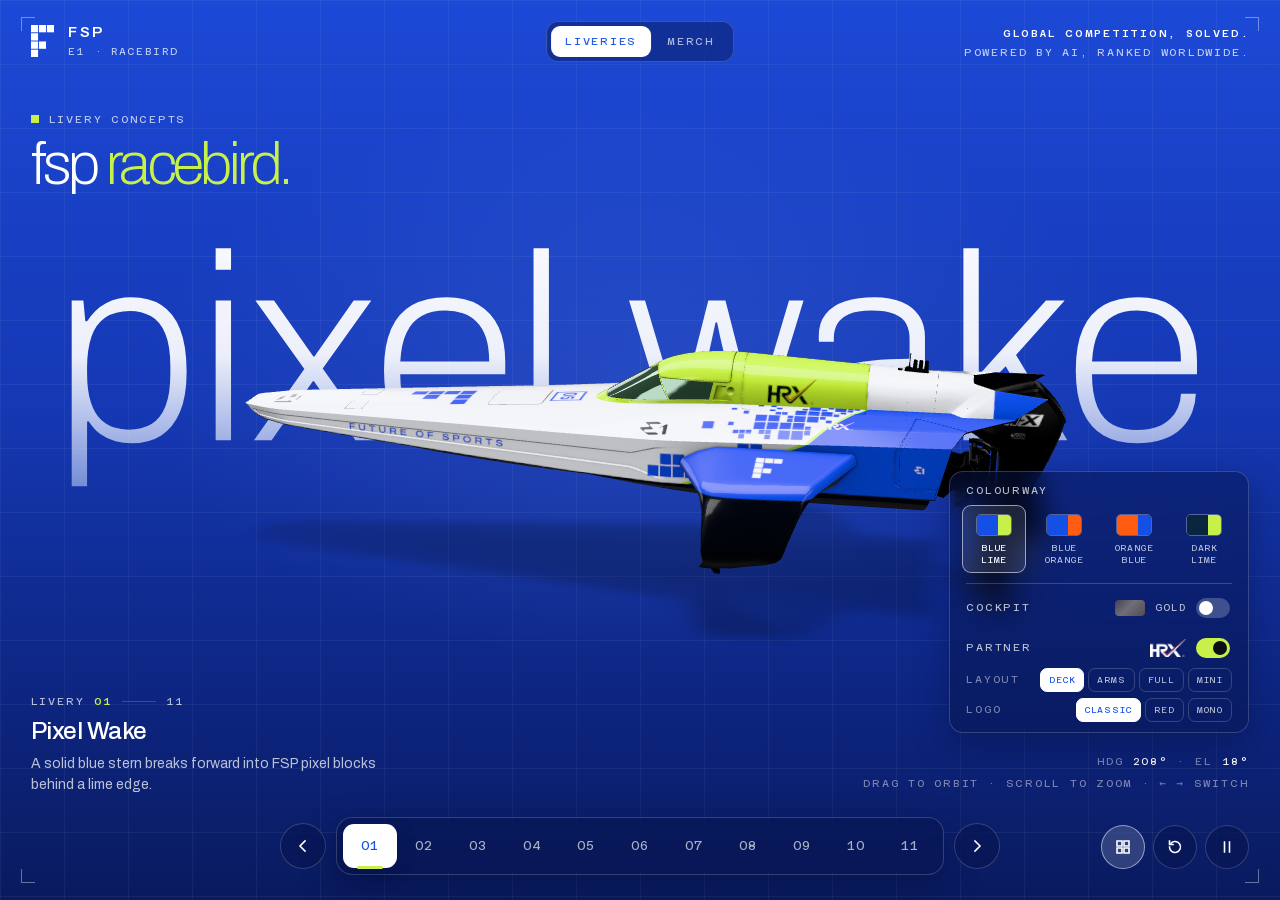
<file: index.html>
<!DOCTYPE html>
<html lang="en">
<head>
<meta charset="utf-8" />
<meta name="viewport" content="width=device-width, initial-scale=1, viewport-fit=cover" />
<meta http-equiv="Cache-Control" content="no-store" />
<meta name="theme-color" content="#1538b4" />
<title>FSP · RaceBird Liveries</title>
<meta name="description" content="FSP livery concepts for the E1 RaceBird: eleven liveries from Pixel Wake to Pixel Print, with colourways, a gold cockpit and the HRX partner logo." />
<link rel="icon" type="image/svg+xml" href="data:image/svg+xml,%3Csvg xmlns='http://www.w3.org/2000/svg' viewBox='-1 0 8.75 8.75' fill='%231450e6'%3E%3Crect width='2' height='2'/%3E%3Crect x='2.25' width='2' height='2'/%3E%3Crect x='4.5' width='2' height='2'/%3E%3Crect y='2.25' width='2' height='2'/%3E%3Crect y='4.5' width='2' height='2'/%3E%3Crect x='2.25' y='4.5' width='2' height='2'/%3E%3Crect y='6.75' width='2' height='2'/%3E%3C/svg%3E" />
<link rel="preload" href="./fonts/Archivo-variable.woff2" as="font" type="font/woff2" crossorigin />
<script type="module" src="./model-viewer.min.js"></script>
<link rel="stylesheet" href="./hud.css?v=4" />
</head>
<body>

<!-- Layer 0: text and HUD, behind the boat -->
<div class="backdrop">
  <div class="frame" aria-hidden="true"><i></i><i></i><i></i><i></i><b></b></div>

  <div class="brand">
    <img src="./images/fsp-f-white.svg" alt="FSP" />
    <div>
      <div class="t1">FSP</div>
      <div class="t2 mono">E1 · RaceBird</div>
    </div>
  </div>
  <div class="tag mono"><b>Global competition, solved.</b><br />Powered by AI, ranked worldwide.</div>

  <div class="intro">
    <span class="kicker mono">Livery concepts</span>
    <h1>fsp <span class="accent">racebird.</span></h1>
  </div>

  <div class="word" id="word" aria-hidden="true"><span id="wordText"></span></div>

  <div class="info" id="info" aria-live="polite">
    <div class="count mono"><span>Livery</span><b id="infoNum">01</b><i></i><span id="infoAll">05</span></div>
    <div class="name" id="infoName"></div>
    <p class="desc" id="infoDesc"></p>
  </div>

  <div class="readout mono" aria-hidden="true">
    <div>HDG <b id="hdg">000°</b> · EL <b id="elv">00°</b></div>
    <div>Drag to orbit · Scroll to zoom · ← → switch</div>
  </div>
</div>

<!-- Layer 1: the boat -->
<model-viewer id="mv" src="./racebird.glb?v=10" alt="FSP RaceBird"
  camera-controls touch-action="none" interaction-prompt="none"
  auto-rotate auto-rotate-delay="0" rotation-per-second="14deg"
  shadow-intensity="1" shadow-softness="0.45" exposure="0.82" tone-mapping="commerce"
  environment-image="./env/studio.hdr"
  camera-orbit="45deg 72deg 110%" min-field-of-view="6deg" max-field-of-view="40deg"></model-viewer>

<!-- Layer 2: controls -->
<nav class="pages mono" aria-label="Pages"><a href="./" aria-current="page">Liveries</a><a href="./merch.html">Merch</a></nav>
<nav class="controls" id="controls" aria-label="Livery">
  <button class="icon nav" id="prev" aria-label="Previous livery">
    <svg viewBox="0 0 18 18"><path d="M11 4 6 9l5 5"/></svg>
  </button>
  <div class="dock" id="dock" role="group" aria-label="Choose a livery"></div>
  <button class="icon nav" id="next" aria-label="Next livery">
    <svg viewBox="0 0 18 18"><path d="m7 4 5 5-5 5"/></svg>
  </button>
</nav>
<div class="colorway mono" id="colorway" role="group" aria-label="Colourway">
  <div class="ttl">Colourway</div>
  <div class="cw-row" id="cwRow"></div>
  <div class="sp-row">
    <span>Cockpit</span>
    <button class="sp-toggle" id="goldToggle" type="button" aria-pressed="false" aria-label="Gold cockpit">
      <i class="chip-gold" aria-hidden="true"></i><span class="sp-name">Gold</span><i class="switch" aria-hidden="true"></i>
    </button>
  </div>
  <div class="sp-row">
    <span>Partner</span>
    <button class="sp-toggle" id="spToggle" type="button" aria-pressed="true" aria-label="HRX partner logo">
      <img src="./sponsors/hrx-logo.png" alt="HRX" /><i class="switch" aria-hidden="true"></i>
    </button>
  </div>
  <div class="sp-opts" id="spOpts">
    <div class="sp-line"><span>Layout</span><div class="chips" id="spLayouts"></div></div>
    <div class="sp-line"><span>Logo</span><div class="chips" id="spStyles"></div></div>
  </div>
</div>
<div class="tools">
  <button class="icon" id="paint" aria-label="Colourway" title="Colourway" aria-controls="colorway" aria-expanded="false">
    <svg viewBox="0 0 18 18"><path d="M3 3h5v5H3zM10 3h5v5h-5zM3 10h5v5H3zM10 10h5v5h-5z"/></svg>
  </button>
  <button class="icon" id="reset" aria-label="Reset view" title="Reset view">
    <svg viewBox="0 0 18 18"><path d="M3.5 9a5.5 5.5 0 1 0 1.6-3.9"/><path d="M3.5 3v3.5H7"/></svg>
  </button>
  <button class="icon" id="play" aria-label="Pause rotation" title="Pause rotation">
    <svg class="i-pause" viewBox="0 0 18 18"><path d="M6.5 4v10M11.5 4v10"/></svg>
    <svg class="i-play" viewBox="0 0 18 18"><path d="M6 4v10l8-5z"/></svg>
  </button>
</div>

<div class="loader" id="loader">
  <img src="./images/fsp-f-white.svg" alt="" />
  <div class="bar"><i id="bar"></i></div>
  <p class="mono">Loading RaceBird</p>
</div>

<script>
const mv = document.getElementById('mv');
const dock = document.getElementById('dock');
const $ = id => document.getElementById(id);

// Bump ASSETS (and the ?v= on racebird.glb) when a livery or the model changes:
// vercel.json lets browsers cache these files for a day. (No ?v= on the .hdr:
// model-viewer picks its loader from the file extension.)
const ASSETS = '20';
const VERSIONS = [
  { id:'wake',        tab:'01', label:'Pixel Wake',  desc:'A solid blue stern breaks forward into FSP pixel blocks behind a lime edge.' },
  { id:'telemetry',   tab:'02', label:'Telemetry',   desc:'White hull, a blue waterline sweep and the FSP ASCII hero across the nose.' },
  { id:'fingerprint', tab:'03', label:'Fingerprint', desc:'The FSP fingerprint pressed into the front deck around a white pixel F.' },
  { id:'current',     tab:'04', label:'Current',     desc:'Blue and lime ribbons flow from the stern into a pixel arrowhead.' },
  { id:'negative',    tab:'05', label:'Negative',    desc:'A split-tone blade: blue on one side, white on the other, the 05 counterchanged.' },
  { id:'delta',       tab:'06', label:'Delta',       desc:'Hard-edged blocking: a navy saddle, blue shards and a blue delta nose with a lime pin.' },
  { id:'chevron',     tab:'07', label:'Chevron',     desc:'Three FSP-blue speed chevrons charge at the nose, heaviest in front, lime-edged.' },
  { id:'strike',      tab:'08', label:'Strike',      desc:'Blue, navy and lime racing stripes slash across the bow with hard pointed tips.' },
  { id:'blade',       tab:'09', label:'Blade',       desc:'Twin FSP-blue blades fold over the gunwale into a sharp spear at the nose.' },
  { id:'shard',       tab:'10', label:'Shard',       desc:'A faceted blue spearhead shatters over the bow, its shards flying back along the hull.' },
  { id:'pixelprint',  tab:'11', label:'Pixel Print', desc:'The FSP fingerprint in pixels: staircase ridges loop a blue F core, lime scan band.' },
].map(v => ({ ...v, file:`./liveries/fsp-${v.id}.png?v=${ASSETS}`, orange:`./liveries/fsp-${v.id}-orange.png?v=${ASSETS}` }));
$('infoAll').textContent = String(VERSIONS.length).padStart(2, '0');

// Render at full resolution: by default model-viewer drops its resolution under load.
customElements.whenDefined('model-viewer').then(() => { customElements.get('model-viewer').minimumRenderScale = 1; });

// Crisp livery graphics at grazing angles: raise anisotropic filtering on the
// model's textures (model-viewer internals; a harmless no-op if they change).
function sharpen(){
  try{
    const scene = sceneOf();
    if(!scene) return;
    scene.traverse(o => {
      const t = o.isMesh && o.material && o.material.map;
      if(t && t.anisotropy < 16){ t.anisotropy = 16; t.needsUpdate = true; }
    });
    if(scene.queueRender) scene.queueRender();
  }catch(e){ /* keep the default filtering */ }
}

// Open on ?v=<id or number>, e.g. ?v=telemetry or ?v=02.
const want = (new URLSearchParams(location.search).get('v') || '').toLowerCase();
const startIdx = Math.max(0, VERSIONS.findIndex(v => v.id === want || v.tab === want));

let liveryMat = null;
const cache = {};                                    // id + texture set -> Promise<texture>
const texture = (v, set) => (cache[v.id + set] ||= mv.createTexture(set === 'orange' ? v.orange : v.file));
let current = -1;

// ---------- giant livery name: fit to the width, capped by height ----------
const word = $('word'), wordText = $('wordText');
const mqPhone = window.matchMedia('(max-width: 760px)');
function fitWord(){
  wordText.style.fontSize = '100px';
  const w = wordText.getBoundingClientRect().width;
  if(!w) return;
  const vh = window.innerHeight, vw = window.innerWidth;
  const maxW = vw * (mqPhone.matches ? 0.94 : 0.9);
  const maxH = vh * (mqPhone.matches ? 0.2 : 0.34);
  wordText.style.fontSize = Math.min(100 * maxW / w, maxH) + 'px';
}

// ---------- livery info + name ----------
let infoTimer = 0;
function showInfo(v, animate){
  const set = () => {
    wordText.textContent = v.label.toLowerCase();
    fitWord();
    $('infoNum').textContent = v.tab;
    $('infoName').textContent = v.label;
    $('infoDesc').textContent = v.desc;
    word.classList.remove('out'); $('info').classList.remove('out');
  };
  clearTimeout(infoTimer);
  if(!animate){ set(); return; }
  word.classList.add('out'); $('info').classList.add('out');
  infoTimer = setTimeout(set, 200);
}

// ---------- switcher dock (segmented slider) ----------
const slider = document.createElement('div');
slider.className = 'slider';
dock.appendChild(slider);
const segs = VERSIONS.map((v, i) => {
  const b = document.createElement('button');
  b.className = 'seg';
  b.innerHTML = `<span class="n">${v.tab}</span><span class="l">${v.label}</span>`;
  b.title = v.label;
  b.setAttribute('aria-label', `${v.tab} ${v.label}`);
  b.addEventListener('click', () => { if(!swiped) apply(i); });
  dock.appendChild(b);
  return b;
});
const MANY = VERSIONS.length > 6;
dock.classList.toggle('many', MANY);
$('controls').classList.toggle('many', MANY);
const dockScrolls = () => dock.scrollWidth > dock.clientWidth + 1;
function moveSlider(i, instant){
  const seg = segs[i];
  slider.style.width = seg.offsetWidth + 'px';
  slider.style.transform = 'translateX(' + seg.offsetLeft + 'px)';
  if(dockScrolls()) dock.scrollTo({ left: seg.offsetLeft - (dock.clientWidth - seg.offsetWidth) / 2, behavior: instant ? 'auto' : 'smooth' });
}
window.addEventListener('resize', () => { if(current >= 0) moveSlider(current, true); fitWord(); });
if(document.fonts && document.fonts.ready) document.fonts.ready.then(() => { if(current >= 0) moveSlider(current, true); fitWord(); });

async function apply(i){
  i = (i + VERSIONS.length) % VERSIONS.length;
  if(i === current || !liveryMat) return;
  const v = VERSIONS[i], first = current < 0;
  current = i;
  segs.forEach((s, idx) => { s.classList.toggle('active', idx === i); s.setAttribute('aria-pressed', idx === i); });
  moveSlider(i, first);
  showInfo(v, !first);
  if(!first) syncURL();
  await showLivery();
}
// put the current livery, in the current colourway, on the boat
async function showLivery(){
  const i = current, c = colourway;
  let tex;
  try{ tex = await texture(VERSIONS[i], c.texture); }
  catch(e){ tex = await texture(VERSIONS[i], 'lime'); }   // no orange version yet: show the lime one
  if(current !== i || colourway !== c) return;      // a newer pick won the race
  liveryMat.pbrMetallicRoughness.baseColorTexture.setTexture(tex);
  sharpen();
  recolorLivery();
}
$('prev').addEventListener('click', () => apply(current - 1));
$('next').addEventListener('click', () => apply(current + 1));
document.addEventListener('keydown', e => {
  if(e.altKey || e.ctrlKey || e.metaKey) return;
  if(e.key === 'ArrowLeft') apply(current - 1);
  else if(e.key === 'ArrowRight') apply(current + 1);
  else if(/^[0-9]$/.test(e.key)){ const n = e.key === '0' ? 10 : +e.key; if(n <= VERSIONS.length) apply(n - 1); }
});

// swipe left / right on the dock (phones)
let swipeX = null, swipeY = 0, swiped = false;
const controls = $('controls');
controls.addEventListener('pointerdown', e => { swipeX = e.clientX; swipeY = e.clientY; swiped = false; });
controls.addEventListener('pointerup', e => {
  if(swipeX === null) return;
  if(dockScrolls() && e.target.closest('.dock')){ swipeX = null; return; }   // a scrolling tab strip swipes itself
  const dx = e.clientX - swipeX, dy = e.clientY - swipeY;
  swipeX = null;
  if(Math.abs(dx) > 44 && Math.abs(dx) > Math.abs(dy) * 1.5){ swiped = true; apply(current + (dx < 0 ? 1 : -1)); setTimeout(() => swiped = false, 0); }
});

// ---------- camera: responsive default view, reset, play / pause ----------
// A dramatic diagonal hero on phones, a wide 3/4 turntable on desktop.
const reduceMotion = window.matchMedia('(prefers-reduced-motion: reduce)').matches;
let paused = reduceMotion;
function setResponsiveView(jump){
  if(mqPhone.matches){
    mv.setAttribute('camera-orbit', '118deg 43deg 100%');
    mv.setAttribute('field-of-view', '25deg');
    mv.removeAttribute('auto-rotate');              // hold the hero angle on phones
  } else {
    mv.setAttribute('camera-orbit', '45deg 72deg 110%');
    mv.removeAttribute('field-of-view');
    if(paused) mv.removeAttribute('auto-rotate'); else mv.setAttribute('auto-rotate', '');
  }
  if(jump && mv.jumpCameraToGoal) mv.jumpCameraToGoal();
}
setResponsiveView(false);                            // set initial framing before first paint
mqPhone.addEventListener('change', () => { setResponsiveView(true); fitWord(); });
$('reset').addEventListener('click', () => {
  if(mv.resetTurntableRotation) mv.resetTurntableRotation(0);
  setResponsiveView(false);                          // glide back rather than jump
});
const play = $('play');
function setPaused(p){
  paused = p;
  play.classList.toggle('paused', p);
  play.setAttribute('aria-label', p ? 'Resume rotation' : 'Pause rotation');
  play.title = play.getAttribute('aria-label');
  if(!mqPhone.matches){ if(p) mv.removeAttribute('auto-rotate'); else mv.setAttribute('auto-rotate', ''); }
}
play.addEventListener('click', () => setPaused(!paused));
if(paused) setPaused(true);

// HUD readout: viewing heading relative to the boat (turntable included) and elevation
const hdg = $('hdg'), elv = $('elv');
let lastRead = '';
function readout(){
  requestAnimationFrame(readout);
  if(!mv.loaded || mqPhone.matches) return;
  const o = mv.getCameraOrbit(), tt = mv.turntableRotation || 0;
  let h = ((o.theta - tt) * 180 / Math.PI) % 360; if(h < 0) h += 360;
  const e = Math.round(90 - o.phi * 180 / Math.PI);
  const s = String(Math.round(h) % 360).padStart(3, '0') + '|' + e;
  if(s === lastRead) return;
  lastRead = s;
  hdg.textContent = s.slice(0, 3) + '°';
  elv.textContent = String(e).padStart(2, '0') + '°';
}
requestAnimationFrame(readout);

// ---------- colourway ----------
// Blue + lime and blue + orange are painted textures: each design has its own orange
// version (livery-tools --variant=orange) where orange takes over a visible element.
// The other two recolour the lime texture live on the GPU: the liveries are painted
// from a fixed palette, so every texel is one palette colour or an anti-aliased blend
// of two; a small shader finds that pair and swaps in the chosen colours.
const SWATCHES = { blue:'#1450e6', orange:'#ff5b13', lime:'#c8f04a', dark:'#0a2540' };
const COLOURWAYS = [
  { label:'Blue<br>Lime',   a:'blue',   b:'lime',   texture:'lime' },
  { label:'Blue<br>Orange', a:'blue',   b:'orange', texture:'orange' },
  { label:'Orange<br>Blue', a:'orange', b:'blue',   texture:'lime', map:{ main:'orange', accent:'blue', dark:'dark' } },
  { label:'Dark<br>Lime',   a:'dark',   b:'lime',   texture:'lime', map:{ main:'dark', accent:'lime', dark:'blue' } },
];
let colourway = COLOURWAYS[0];                        // every visit starts on blue + lime
const rgb = h => [1, 3, 5].map(k => parseInt(h.slice(k, k + 2), 16) / 255);
const mixc = (a, b, t) => a.map((x, k) => x + (b[k] - x) * t);
function paletteMap(m){                              // [painted colour, shown colour]
  const W = rgb('#f5f6f8'), M = rgb(SWATCHES[m.main]), A = rgb(SWATCHES[m.accent]), D = rgb(SWATCHES[m.dark]);
  return [
    [W, W],
    [rgb('#1450e6'), M],
    [rgb('#2d6ae3'), mixc(M, W, .12)],               // hero tint of the main colour
    [rgb('#5b8def'), mixc(M, W, .33)],               // cool tint of the main colour
    [rgb('#c8f04a'), A],
    [rgb('#0a2540'), D],
    [rgb('#0a0e16'), rgb('#0a0e16')],                // structure: hull bottom, foil arms, E1 logos
  ];
}
let gl = null, glProg = null, glCanvas = null, glSponsor = null, glCockpit = null, glOut = null;
// One full-screen pass over the livery texture: optional palette swap (the colourway),
// the optional gold cockpit, then the optional partner logo: its light parts white on dark ground and ink on light
// ground (judged per logo on the CPU, see spotDark), its red parts red.
function recolor(img, m, sp, gold){
  if(!gl){
    glCanvas = document.createElement('canvas');
    gl = glCanvas.getContext('webgl', { premultipliedAlpha:false, preserveDrawingBuffer:true, antialias:false, alpha:false });
    const sh = (type, src) => { const s = gl.createShader(type); gl.shaderSource(s, src); gl.compileShader(s); return s; };
    glProg = gl.createProgram();
    gl.attachShader(glProg, sh(gl.VERTEX_SHADER, 'attribute vec2 p;void main(){gl_Position=vec4(p,0.,1.);}'));
    gl.attachShader(glProg, sh(gl.FRAGMENT_SHADER, `precision highp float;
      uniform sampler2D t;uniform sampler2D spm;uniform vec2 sz;uniform vec3 src[7];uniform vec3 dst[7];
      uniform sampler2D ckm;uniform float mapOn;uniform float spOn;uniform float goldOn;uniform vec4 spDark[3];uniform float spStyle;
      const vec3 GOLD=vec3(.788,.635,.353);
      vec3 mapc(vec3 c){
        if(mapOn<.5)return c;
        vec3 o=c;float best=1e9;
        for(int i=0;i<7;i++)for(int j=0;j<7;j++){
          if(j<i)continue;
          vec3 a=src[i],ab=src[j]-a;float L=dot(ab,ab);
          float k=L>0.?clamp(dot(c-a,ab)/L,0.,1.):0.;vec3 d=c-(a+ab*k);float e=dot(d,d);
          if(e<best){best=e;o=mix(dst[i],dst[j],k);}
        }
        return o;
      }
      vec3 ground(vec2 uv){                   // the livery as shown: colourway, then the gold cockpit
        return mix(mapc(texture2D(t,uv).rgb),GOLD,goldOn*texture2D(ckm,uv).r);
      }
      void main(){
        vec2 uv=vec2(gl_FragCoord.x/sz.x,1.-gl_FragCoord.y/sz.y);
        vec3 o=ground(uv);
        if(spOn>.5){
          vec3 m=texture2D(spm,uv).rgb;
          if(m.g+m.b>0.){
            float id=floor(m.r*255./25.+.5)-1.,dk=0.;
            for(int k=0;k<3;k++)for(int j=0;j<4;j++)if(float(k*4+j)==id)dk=spDark[k][j];
            vec3 ink=dk>.5?vec3(.961,.965,.973):vec3(.039,.055,.086),red=vec3(.835,.169,.11);
            if(spStyle>1.5)o=mix(o,ink,max(m.g,m.b));            // mono: the whole logo white or ink
            else if(spStyle>.5)o=mix(o,red,max(m.g,m.b));        // red: the whole logo in HRX red
            else{o=mix(o,ink,m.g);o=mix(o,red,m.b);}               // classic: white or ink, red tick
          }
        }
        gl_FragColor=vec4(o,1.);
      }`));
    gl.bindAttribLocation(glProg, 0, 'p');
    gl.linkProgram(glProg); gl.useProgram(glProg);
    gl.bindBuffer(gl.ARRAY_BUFFER, gl.createBuffer());
    gl.bufferData(gl.ARRAY_BUFFER, new Float32Array([-1, -1, 3, -1, -1, 3]), gl.STATIC_DRAW);
    gl.enableVertexAttribArray(0); gl.vertexAttribPointer(0, 2, gl.FLOAT, false, 0, 0);
    gl.pixelStorei(gl.UNPACK_FLIP_Y_WEBGL, false);
    gl.pixelStorei(gl.UNPACK_PREMULTIPLY_ALPHA_WEBGL, false);
    gl.pixelStorei(gl.UNPACK_COLORSPACE_CONVERSION_WEBGL, gl.NONE);
    const tex = unit => { gl.activeTexture(gl.TEXTURE0 + unit); gl.bindTexture(gl.TEXTURE_2D, gl.createTexture());
      for(const [k, v] of [[gl.TEXTURE_MIN_FILTER, gl.NEAREST], [gl.TEXTURE_MAG_FILTER, gl.NEAREST], [gl.TEXTURE_WRAP_S, gl.CLAMP_TO_EDGE], [gl.TEXTURE_WRAP_T, gl.CLAMP_TO_EDGE]]) gl.texParameteri(gl.TEXTURE_2D, k, v); };
    tex(2); tex(1); tex(0);
    gl.uniform1i(gl.getUniformLocation(glProg, 't'), 0);
    gl.uniform1i(gl.getUniformLocation(glProg, 'spm'), 1);
    gl.uniform1i(gl.getUniformLocation(glProg, 'ckm'), 2);
  }
  const w = img.width, h = img.height, pal = paletteMap(m || { main:'blue', accent:'lime', dark:'dark' });
  glCanvas.width = w; glCanvas.height = h; gl.viewport(0, 0, w, h);
  gl.activeTexture(gl.TEXTURE0);
  gl.texImage2D(gl.TEXTURE_2D, 0, gl.RGB, gl.RGB, gl.UNSIGNED_BYTE, img);
  if(sp && glSponsor !== sp.img){ gl.activeTexture(gl.TEXTURE1); gl.texImage2D(gl.TEXTURE_2D, 0, gl.RGB, gl.RGB, gl.UNSIGNED_BYTE, sp.img); glSponsor = sp.img; gl.activeTexture(gl.TEXTURE0); }
  if(gold && glCockpit !== gold.img){ gl.activeTexture(gl.TEXTURE2); gl.texImage2D(gl.TEXTURE_2D, 0, gl.RGB, gl.RGB, gl.UNSIGNED_BYTE, gold.img); glCockpit = gold.img; gl.activeTexture(gl.TEXTURE0); }
  gl.uniform2f(gl.getUniformLocation(glProg, 'sz'), w, h);
  gl.uniform3fv(gl.getUniformLocation(glProg, 'src'), pal.flatMap(p => p[0]));
  gl.uniform3fv(gl.getUniformLocation(glProg, 'dst'), pal.flatMap(p => p[1]));
  gl.uniform1f(gl.getUniformLocation(glProg, 'mapOn'), m ? 1 : 0);
  gl.uniform1f(gl.getUniformLocation(glProg, 'spOn'), sp ? 1 : 0);
  gl.uniform1f(gl.getUniformLocation(glProg, 'goldOn'), gold ? 1 : 0);
  if(sp){ gl.uniform4fv(gl.getUniformLocation(glProg, 'spDark'), spotDark(img, m, gold, sp)); gl.uniform1f(gl.getUniformLocation(glProg, 'spStyle'), spStyle); }
  gl.drawArrays(gl.TRIANGLES, 0, 3);
  // Hand three.js a 2D copy: on real GPUs Chrome re-reads a WebGL canvas source stale after
  // its first upload, so later changes (gold, partner logo) never reached the boat.
  if(!glOut) glOut = document.createElement('canvas');
  if(glOut.width !== w || glOut.height !== h){ glOut.width = w; glOut.height = h; }
  glOut.getContext('2d').drawImage(glCanvas, 0, 0);
  return glOut;
}
function sceneOf(){ const key = Object.getOwnPropertySymbols(mv).find(s => s.description === 'scene'); return key && mv[key]; }
// Swap the livery texture's pixels for the recoloured canvas (model-viewer internals,
// like sharpen(); if they change, the livery quietly stays as painted).
function recolorLivery(){
  try{
    const scene = sceneOf(), maps = new Set();
    if(!scene) return;
    scene.traverse(o => { const m = o.isMesh && o.material; if(m && m.name === 'M_Racebird_Livery Default' && m.map) maps.add(m.map); });
    const spo = sponsors[spLayout], m = colourway.map, sp = sponsorOn && spo && spo.ready ? spo : null, gold = goldOn && cockpit.ready ? cockpit : null;
    for(const map of maps){
      map.userData.fspOriginal ||= map.image;
      const want = m || sp || gold ? recolor(map.userData.fspOriginal, m, sp, gold) : map.userData.fspOriginal;
      if(map.image !== want || m || sp || gold){ map.image = want; map.needsUpdate = true; }
    }
    setFinish(!!gold);
    if(scene.queueRender) scene.queueRender();
  }catch(e){ console.warn('colourway unavailable', e); }
}
// ---------- gold cockpit (like the TBR livery): pod mask + metal/roughness map from livery-tools/cockpit.mjs ----------
let goldOn = false;
const cockpit = { img: new Image(), ready: false, mr: null };
function loadCockpit(){
  if(cockpit.loading) return cockpit.loading;
  return cockpit.loading = new Promise((ok, no) => { cockpit.img.onload = ok; cockpit.img.onerror = no; cockpit.img.src = './masks/cockpit.png?v=' + ASSETS; })
    .then(() => { cockpit.ready = true; }).catch(e => console.warn('gold cockpit unavailable', e));
}
let finishGold = false;
async function setFinish(gold){                       // metallic satin pod while gold is on
  if(!liveryMat || gold === finishGold) return;
  finishGold = gold;
  const pbr = liveryMat.pbrMetallicRoughness;
  if(gold){
    cockpit.mr ||= mv.createTexture('./masks/cockpit-mr.png?v=' + ASSETS);
    const t = await cockpit.mr;
    if(!finishGold) return;
    pbr.metallicRoughnessTexture.setTexture(t); pbr.setMetallicFactor(1); pbr.setRoughnessFactor(1);
  } else {
    pbr.metallicRoughnessTexture.setTexture(null); pbr.setMetallicFactor(0); pbr.setRoughnessFactor(0.35);
  }
}

// ---------- partner logo (HRX): a UV mask made by livery-tools/sponsor.mjs, on by default ----------
let sponsorOn = true, spLayout = 'deck', spStyle = 0;
const SP_LAYOUTS = [['deck', 'Deck'], ['arms', 'Arms'], ['full', 'Full'], ['mini', 'Mini']];
const SP_STYLES = [[0, 'Classic'], [1, 'Red'], [2, 'Mono']];
const sponsors = {};                                  // layout -> { img, spots, ready, loading }
function loadSponsor(l){
  if(sponsors[l]) return sponsors[l].loading;
  const sp = sponsors[l] = { img: new Image(), spots: null, ready: false };
  return sp.loading = Promise.all([
    new Promise((ok, no) => { sp.img.onload = ok; sp.img.onerror = no; sp.img.src = `./sponsors/hrx-${l}.png?v=${ASSETS}`; }),
    fetch(`./sponsors/hrx-${l}.json?v=${ASSETS}`).then(r => r.json()).then(j => { sp.spots = j.spots; }),
  ]).then(() => { sp.ready = true; }).catch(e => console.warn('partner logo unavailable', e));
}
loadSponsor(spLayout).then(() => { if(current >= 0) recolorLivery(); });
// Each logo turns white on dark ground, ink on light, judged as a whole from 9 ground samples
// (sponsors/hrx-*.json) on a 512px copy of the livery, after the colourway and the gold cockpit.
const lumCanvas = document.createElement('canvas'); lumCanvas.width = lumCanvas.height = 512;
const lumCtx = lumCanvas.getContext('2d', { willReadFrequently: true });
const pixCache = new WeakMap();
function pixelsOf(img){
  let d = pixCache.get(img);
  if(!d){ lumCtx.clearRect(0, 0, 512, 512); lumCtx.drawImage(img, 0, 0, 512, 512); d = lumCtx.getImageData(0, 0, 512, 512).data; pixCache.set(img, d); }
  return d;
}
function mapJS(c, pal){                               // the shader's palette swap, for one colour
  let best = 1e9, o = c;
  for(let i = 0; i < pal.length; i++) for(let j = i; j < pal.length; j++){
    const a = pal[i][0], ab = pal[j][0].map((x, q) => x - a[q]), L = ab[0] * ab[0] + ab[1] * ab[1] + ab[2] * ab[2];
    const k = L > 0 ? Math.min(1, Math.max(0, ((c[0] - a[0]) * ab[0] + (c[1] - a[1]) * ab[1] + (c[2] - a[2]) * ab[2]) / L)) : 0;
    const d = [0, 1, 2].map(q => c[q] - (a[q] + ab[q] * k)), e = d[0] * d[0] + d[1] * d[1] + d[2] * d[2];
    if(e < best){ best = e; o = mixc(pal[i][1], pal[j][1], k); }
  }
  return o;
}
function spotDark(img, m, gold, sp){
  const px = pixelsOf(img), gpx = gold ? pixelsOf(gold.img) : null, pal = m ? paletteMap(m) : null;
  const out = new Float32Array(12);
  sp.spots.forEach((samples, k) => {
    let lum = 0;
    for(const [u, v] of samples){
      const i = (Math.min(511, Math.floor(v * 512)) * 512 + Math.min(511, Math.floor(u * 512))) * 4;
      let c = [px[i] / 255, px[i + 1] / 255, px[i + 2] / 255];
      if(pal) c = mapJS(c, pal);
      if(gpx && gpx[i] > 127) c = [.788, .635, .353];
      lum += 0.2126 * c[0] + 0.7152 * c[1] + 0.0722 * c[2];
    }
    out[k] = lum / samples.length < 0.5 ? 1 : 0;
  });
  return out;
}
function syncURL(){
  if(current >= 0) history.replaceState(null, '', '?v=' + VERSIONS[current].tab);
}
// colourway chips
const cw = $('colorway'), paintBtn = $('paint');
for(const c of COLOURWAYS){
  const b = document.createElement('button');
  b.className = 'cw mono'; b.type = 'button';
  b.innerHTML = `<i style="--a:${SWATCHES[c.a]};--b:${SWATCHES[c.b]}"><b></b><b></b></i><span>${c.label}</span>`;
  b.setAttribute('aria-label', c.label.replace('<br>', ' and '));
  b.addEventListener('click', () => setColourway(c));
  $('cwRow').appendChild(b); c.btn = b;
}
function setColourway(c){
  colourway = c;
  COLOURWAYS.forEach(x => x.btn.setAttribute('aria-pressed', x === c));
  // page accent follows the livery accent (white when the accent is blue)
  document.documentElement.style.setProperty('--accent', c.b === 'blue' ? '#ffffff' : SWATCHES[c.b]);
  if(current >= 0) showLivery();
  if(c.texture === 'orange' && liveryMat) VERSIONS.forEach(v => texture(v, 'orange').catch(() => {}));   // warm the other orange versions
}
const goldBtn = $('goldToggle');
goldBtn.addEventListener('click', async () => { goldOn = !goldOn; goldBtn.setAttribute('aria-pressed', goldOn); if(goldOn) await loadCockpit(); if(current >= 0) recolorLivery(); });
const spBtn = $('spToggle');
spBtn.addEventListener('click', () => { sponsorOn = !sponsorOn; spBtn.setAttribute('aria-pressed', sponsorOn); $('spOpts').hidden = !sponsorOn; if(current >= 0) recolorLivery(); });
function chipRow(el, items, pick){
  const list = items.map(([id, label]) => {
    const b = document.createElement('button');
    b.className = 'chip mono'; b.type = 'button'; b.textContent = label;
    b.addEventListener('click', () => pick(id));
    el.appendChild(b);
    return [id, b];
  });
  return v => list.forEach(([id, b]) => b.setAttribute('aria-pressed', id === v));
}
const pressLayout = chipRow($('spLayouts'), SP_LAYOUTS, async l => { spLayout = l; pressLayout(l); await loadSponsor(l); if(spLayout === l && current >= 0) recolorLivery(); });
const pressStyle = chipRow($('spStyles'), SP_STYLES, st => { spStyle = st; pressStyle(st); if(current >= 0) recolorLivery(); });
pressLayout(spLayout); pressStyle(spStyle);
function setPanel(open){ cw.hidden = !open; paintBtn.setAttribute('aria-expanded', open); }
paintBtn.addEventListener('click', () => setPanel(cw.hidden));
setPanel(!mqPhone.matches && window.innerHeight > 560);   // open on desktop, behind the button on phones
setColourway(colourway);

// ---------- load ----------
mv.addEventListener('progress', e => { $('bar').style.width = Math.round(e.detail.totalProgress * 100) + '%'; });
mv.addEventListener('load', async () => {
  liveryMat = mv.model.materials.find(m => m.name === 'M_Racebird_Livery Default');
  await apply(startIdx);                            // paint finish (clear coat) comes from racebird.glb
  setResponsiveView(true);                          // ensure correct hero framing once loaded
  $('loader').classList.add('hide');
  VERSIONS.forEach(v => texture(v, 'lime'));       // warm the other liveries for instant switching
});
</script>
</body>
</html>
</file>
<file: hud.css>
/* Shared HUD styles for the FSP RaceBird showcase pages (index.html, merch.html). */
/* Archivo and Azeret Mono, self-hosted from the FSP production site (futureofsports.io) */
@font-face{
  font-family:'FSP Archivo';
  src:url('./fonts/Archivo-variable.woff2') format('woff2');
  font-weight:100 900;font-stretch:62% 125%;font-style:normal;font-display:swap;
}
@font-face{
  font-family:'FSP Mono';
  src:url('./fonts/AzeretMono-variable.woff2') format('woff2');
  font-weight:100 900;font-style:normal;font-display:swap;
}
:root{
  --fsp-blue:#1450e6; --fsp-ink:#0a0e16; --fsp-lime:#c8f04a;
  --accent:#c8f04a;                               /* follows the colourway's accent */
  --text:#fff; --muted:rgba(255,255,255,.72); --dim:rgba(255,255,255,.46); --line:rgba(255,255,255,.18);
  --font:'FSP Archivo',Archivo,system-ui,-apple-system,'Segoe UI',sans-serif;
  --mono:'FSP Mono','Azeret Mono',ui-monospace,Menlo,Consolas,monospace;
  --gx:clamp(16px,2.4vw,36px);                    /* side gutter */
  --gy:clamp(14px,2.8vh,30px);                    /* top / bottom gutter */
  --st:env(safe-area-inset-top,0px); --sb:env(safe-area-inset-bottom,0px);
  --vh:100vh;
  --dock-h:58px;
  --word-y:40%;                                   /* centre line of the giant livery name */
}
@supports (height:100dvh){ :root{ --vh:100dvh } }
*{box-sizing:border-box;margin:0;padding:0}
html,body{height:100%}
body{
  font-family:var(--font);color:var(--text);overflow:hidden;position:relative;
  -webkit-font-smoothing:antialiased;-webkit-tap-highlight-color:transparent;
  /* FSP blue studio: deep blue cyclorama, a soft light spot behind the boat and a
     faint pixel grid (the boat's floor shadow renders onto it) */
  background:
    radial-gradient(55% 45% at 50% 42%, rgba(120,160,255,.16) 0%, rgba(120,160,255,0) 70%),
    linear-gradient(rgba(255,255,255,.05) 1px, transparent 1px) 0 0/64px 64px,
    linear-gradient(90deg, rgba(255,255,255,.05) 1px, transparent 1px) 0 0/64px 64px,
    linear-gradient(180deg, #1c49d6 0%, #1538b4 45%, #0d2580 78%, #091a5e 100%) #1238b0;
}
button{font:inherit;color:inherit;background:none;border:0;cursor:pointer}
.mono{font-family:var(--mono);font-weight:400;font-size:11px;letter-spacing:.16em;text-transform:uppercase}

/* =====================================================================
   Layer 0, behind the boat: every piece of text and the HUD frame.
   Layer 1: the boat (model-viewer, transparent). Layer 2: the controls.
   ===================================================================== */
.backdrop{position:fixed;left:0;top:0;width:100%;height:var(--vh);z-index:0;pointer-events:none;user-select:none;-webkit-user-select:none}

/* HUD frame: corner brackets + centre ticks */
.frame i{position:absolute;width:14px;height:14px;border:0 solid rgba(255,255,255,.38)}
.frame i:nth-child(1){left:calc(var(--gx) - 10px);top:calc(var(--gy) - 8px + var(--st));border-width:1px 0 0 1px}
.frame i:nth-child(2){right:calc(var(--gx) - 10px);top:calc(var(--gy) - 8px + var(--st));border-width:1px 1px 0 0}
.frame i:nth-child(3){left:calc(var(--gx) - 10px);bottom:calc(var(--gy) - 8px + var(--sb));border-width:0 0 1px 1px}
.frame i:nth-child(4){right:calc(var(--gx) - 10px);bottom:calc(var(--gy) - 8px + var(--sb));border-width:0 1px 1px 0}
.frame b{position:absolute;left:50%;width:1px;height:10px;background:rgba(255,255,255,.38)}
.frame b:nth-of-type(1){top:calc(var(--gy) - 8px + var(--st))}

/* top bar */
.brand{position:absolute;left:var(--gx);top:calc(var(--gy) + var(--st));display:flex;align-items:center;gap:14px}
.brand img{height:32px;width:auto;display:block}
.brand .t1{font-weight:600;letter-spacing:.14em;font-size:15px;text-transform:uppercase;line-height:1}
.brand .t2{color:var(--muted);margin-top:5px;font-size:10.5px}
.tag{position:absolute;right:var(--gx);top:calc(var(--gy) + var(--st));text-align:right;line-height:1.7;color:var(--muted)}
.tag b{color:var(--text);font-weight:500}

/* title */
.intro{position:absolute;left:var(--gx);top:calc(var(--gy) + var(--st) + 84px)}
.kicker{display:inline-flex;align-items:center;gap:10px;color:var(--muted)}
.kicker::before{content:"";width:8px;height:8px;background:var(--accent)}
.intro h1{font-weight:200;text-transform:lowercase;letter-spacing:-.06em;line-height:.9;font-size:clamp(40px,4.6vw,76px);margin-top:12px}
.intro h1 .accent{color:var(--accent)}

/* the giant livery name the boat sits in front of */
.word{position:absolute;left:0;right:0;top:var(--word-y);transform:translateY(-50%);display:flex;justify-content:center;
  font-weight:200;letter-spacing:-.065em;line-height:1;text-transform:lowercase;white-space:nowrap}
.word span{display:block;padding:0 .08em .06em 0;font-size:16vw;
  background:linear-gradient(180deg,rgba(255,255,255,.98) 0%,rgba(255,255,255,.92) 48%,rgba(190,210,255,.5) 100%);
  -webkit-background-clip:text;background-clip:text;color:transparent;
  transition:opacity .45s ease,transform .7s cubic-bezier(.16,.84,.2,1),filter .45s ease}
.word.out span{opacity:0;transform:translateY(.12em);filter:blur(6px);transition-duration:.2s,.2s,.2s}

/* livery info, bottom left */
.info{position:absolute;left:var(--gx);bottom:calc(var(--gy) + var(--sb) + var(--dock-h) + 22px);max-width:min(380px,32vw)}
.info .count{display:flex;align-items:center;gap:10px;color:var(--muted)}
.info .count b{color:var(--accent);font-weight:500}
.info .count i{display:block;width:34px;height:1px;background:var(--line)}
.info .name{font-weight:500;font-size:clamp(22px,1.9vw,30px);letter-spacing:-.02em;line-height:1.1;margin:10px 0 8px}
.info .desc{color:var(--muted);font-size:14px;line-height:1.5}
.info > *{transition:opacity .35s ease,transform .5s cubic-bezier(.16,.84,.2,1)}
.info.out > *{opacity:0;transform:translateY(6px);transition-duration:.15s}

/* camera readout + hint, bottom right */
.readout{position:absolute;right:var(--gx);bottom:calc(var(--gy) + var(--sb) + var(--dock-h) + 22px);text-align:right;color:var(--dim);line-height:2}
.readout b{color:var(--text);font-weight:400;display:inline-block;min-width:4ch;text-align:right}

/* =====================================================================
   Layer 1: the boat
   ===================================================================== */
model-viewer{position:fixed;left:0;top:0;width:100vw;height:var(--vh);z-index:1;--poster-color:transparent;background:transparent;outline:none}

/* =====================================================================
   Layer 2: controls
   ===================================================================== */
.controls{position:fixed;left:50%;bottom:calc(var(--gy) + var(--sb));transform:translateX(-50%);z-index:6;display:flex;align-items:center;gap:10px}
.dock{position:relative;display:flex;padding:6px;border-radius:16px;height:var(--dock-h);
  background:rgba(6,18,70,.42);border:1px solid var(--line);backdrop-filter:blur(14px);-webkit-backdrop-filter:blur(14px);
  box-shadow:0 12px 34px rgba(4,12,48,.35)}
.dock .slider{position:absolute;top:6px;left:0;height:calc(100% - 12px);border-radius:11px;
  background:#fff;box-shadow:0 6px 18px rgba(4,12,48,.3);z-index:0;
  transition:transform .38s cubic-bezier(.34,0,.18,1), width .38s cubic-bezier(.34,0,.18,1)}
.dock .slider::after{content:"";position:absolute;left:14px;right:14px;bottom:-1px;height:3px;border-radius:3px;background:var(--accent)}
.seg{position:relative;z-index:1;min-width:64px;height:100%;padding:0 16px;display:flex;align-items:center;justify-content:center;gap:10px;
  border-radius:11px;color:rgba(255,255,255,.66);transition:color .25s;white-space:nowrap}
.seg .n{font-family:var(--mono);font-size:13px;letter-spacing:.08em}
.seg .l{font-weight:600;font-size:12px;letter-spacing:.14em;text-transform:uppercase}
.seg:hover{color:#fff}
.seg.active{color:var(--fsp-blue)}
.seg:focus-visible,.icon:focus-visible{outline:2px solid var(--fsp-lime);outline-offset:2px}
/* more than six liveries: numbers only (the name is in the info panel and behind the boat) */
.dock.many .seg .l{display:none}
.dock.many .seg{min-width:54px;padding:0 10px}
.icon{width:46px;height:46px;border-radius:50%;display:grid;place-items:center;flex:none;
  background:rgba(6,18,70,.42);border:1px solid var(--line);backdrop-filter:blur(14px);-webkit-backdrop-filter:blur(14px);
  transition:background .2s,border-color .2s}
.icon:hover{background:rgba(255,255,255,.14);border-color:rgba(255,255,255,.4)}
.icon svg{width:18px;height:18px;stroke:#fff;fill:none;stroke-width:1.6;stroke-linecap:square}
.tools{position:fixed;right:var(--gx);bottom:calc(var(--gy) + var(--sb) + 6px);z-index:6;display:flex;gap:8px}
.tools .icon{width:44px;height:44px}
#play .i-play{display:none}
#play.paused .i-play{display:block}
#play.paused .i-pause{display:none}
#paint[aria-expanded="true"]{background:rgba(255,255,255,.16);border-color:rgba(255,255,255,.5)}

/* colourway chips: main + accent pairs, each design has its own orange version */
.colorway{position:fixed;right:var(--gx);bottom:calc(var(--gy) + var(--sb) + var(--dock-h) + 84px);z-index:6;
  padding:12px 12px 10px;border-radius:14px;
  background:rgba(6,18,70,.46);border:1px solid var(--line);backdrop-filter:blur(14px);-webkit-backdrop-filter:blur(14px);
  box-shadow:0 12px 34px rgba(4,12,48,.35)}
.colorway[hidden]{display:none}
.colorway .ttl{color:var(--muted);margin:0 4px 8px}
.cw-row{display:flex;gap:6px}
.cw{display:flex;flex-direction:column;align-items:center;gap:7px;width:64px;padding:8px 0 6px;border-radius:9px;
  border:1px solid transparent;color:var(--muted);font-size:9px;letter-spacing:.08em;line-height:1.25;text-align:center;transition:background .2s,border-color .2s}
.cw i{display:flex;width:36px;height:22px;border-radius:5px;overflow:hidden;border:1px solid rgba(255,255,255,.3)}
.cw i b{flex:1.6;background:var(--a)}
.cw i b + b{flex:1;background:var(--b)}
.cw:hover{background:rgba(255,255,255,.07)}
.cw[aria-pressed="true"]{color:#fff;border-color:rgba(255,255,255,.55);background:rgba(255,255,255,.1)}
.cw:focus-visible{outline:2px solid var(--accent);outline-offset:2px}

/* ---------- loader ---------- */
.loader{position:fixed;inset:0;z-index:20;display:flex;align-items:center;justify-content:center;flex-direction:column;gap:22px;
  background:#1238b0;transition:opacity .6s;opacity:1}
.loader.hide{opacity:0;pointer-events:none}
.loader img{height:46px;width:auto}
.loader .bar{width:160px;height:2px;background:rgba(255,255,255,.2);overflow:hidden}
.loader .bar i{display:block;height:100%;width:0;background:var(--fsp-lime);transition:width .25s}
.loader p{color:var(--muted)}

/* ---------- names only where the dock has room ---------- */
@media (max-width:1279px){
  .seg .l{display:none}
  .seg{min-width:58px;padding:0 12px}
}
@media (max-width:1100px){
  .tag,.readout{display:none}
  .info{max-width:min(320px,34vw)}
  .controls.many .nav{display:none}
  /* the dock needs the whole bottom row: tools and colourway move up beside the info */
  .tools{bottom:calc(var(--gy) + var(--sb) + var(--dock-h) + 16px)}
  .colorway{bottom:calc(var(--gy) + var(--sb) + var(--dock-h) + 76px)}
}

/* ---------- tablets / small laptops ---------- */
@media (max-width:960px){
  :root{--word-y:38%}
}

/* ---------- phones ---------- */
@media (max-width:760px){
  :root{--dock-h:54px;--word-y:31%}
  .frame,.readout,.tag,.nav,#play{display:none}
  .brand img{height:26px}
  .brand .t1{font-size:13px}
  .brand .t2{font-size:9.5px;margin-top:4px}
  .intro{top:calc(var(--gy) + var(--st) + 58px)}
  .intro .kicker{font-size:10px}
  .intro h1{font-size:clamp(30px,9vw,46px);margin-top:8px}
  .info{left:var(--gx);right:calc(var(--gx) + 56px);max-width:none;bottom:calc(var(--gy) + var(--sb) + var(--dock-h) + 16px)}
  .info .name{font-size:22px;margin:8px 0 4px}
  .info .desc{font-size:13px;display:-webkit-box;-webkit-line-clamp:2;-webkit-box-orient:vertical;overflow:hidden}
  .controls{left:var(--gx);right:var(--gx);transform:none}
  .dock{flex:1;padding:5px}
  .dock .slider{top:5px;height:calc(100% - 10px)}
  .seg{flex:1;min-width:0;padding:0}
  .seg .n{font-size:14px}
  /* many liveries: the tab strip scrolls sideways and keeps the active tab centred */
  .dock.many{overflow-x:auto;overscroll-behavior-x:contain;scrollbar-width:none;scroll-snap-type:x proximity}
  .dock.many::-webkit-scrollbar{display:none}
  .dock.many .seg{flex:0 0 56px;scroll-snap-align:center}
  .tools{bottom:calc(var(--gy) + var(--sb) + var(--dock-h) + 16px);flex-direction:column}
  .colorway{right:calc(var(--gx) + 54px);bottom:calc(var(--gy) + var(--sb) + var(--dock-h) + 16px)}
}
@media (max-width:380px){
  .intro h1{font-size:28px}
  .brand .t2{display:none}
}

/* ---------- short / landscape phones ---------- */
@media (max-height:560px){
  .intro,.info .desc{display:none}
  :root{--word-y:36%}
}

@media (prefers-reduced-motion:reduce){
  .word span,.info > *,.dock .slider,.loader{transition:none}
}

/* ---------- page switch: Liveries / Merch ---------- */
.pages{position:fixed;left:50%;top:calc(var(--gy) + var(--st) - 4px);transform:translateX(-50%);z-index:6;display:flex;gap:2px;padding:4px;border-radius:12px;
  background:rgba(6,18,70,.42);border:1px solid var(--line);backdrop-filter:blur(14px);-webkit-backdrop-filter:blur(14px)}
.pages a{padding:9px 14px;border-radius:9px;color:rgba(255,255,255,.7);text-decoration:none;transition:color .2s,background .2s}
.pages a:hover{color:#fff}
.pages a[aria-current="page"]{background:#fff;color:var(--fsp-blue)}
.pages a:focus-visible{outline:2px solid var(--accent);outline-offset:2px}
.frame b{display:none}
@media (max-width:760px){
  .pages{left:auto;right:var(--gx);transform:none;top:calc(var(--gy) + var(--st) - 6px)}
  .pages a{padding:8px 10px}
}

/* ---------- partner (sponsor) logo switch in the colourway panel ---------- */
.sp-row{display:flex;align-items:center;justify-content:space-between;gap:12px;margin:10px 4px 0;padding-top:10px;border-top:1px solid var(--line);color:var(--muted)}
.sp-toggle{display:flex;align-items:center;gap:10px;padding:4px 2px;border-radius:8px}
.sp-toggle img{height:18px;width:auto;display:block;opacity:.45;transition:opacity .2s}
.sp-toggle[aria-pressed="true"] img{opacity:1}
.sp-toggle .switch{position:relative;width:34px;height:20px;border-radius:10px;background:rgba(255,255,255,.22);transition:background .2s}
.sp-toggle .switch::after{content:"";position:absolute;top:3px;left:3px;width:14px;height:14px;border-radius:50%;background:#fff;transition:transform .2s}
.sp-toggle[aria-pressed="true"] .switch{background:var(--accent)}
.sp-toggle[aria-pressed="true"] .switch::after{transform:translateX(14px);background:var(--fsp-ink)}
.sp-toggle:focus-visible{outline:2px solid var(--accent);outline-offset:2px}
.sp-row + .sp-row{margin-top:6px;padding-top:6px;border-top:0}
.chip-gold{display:block;width:30px;height:16px;border-radius:4px;background:linear-gradient(135deg,#8a6a2f,#efd08a 45%,#a9832f);opacity:.45;transition:opacity .2s}
.sp-toggle[aria-pressed="true"] .chip-gold{opacity:1}
.sp-name{font-family:var(--mono);font-size:10px;letter-spacing:.14em;text-transform:uppercase;color:var(--muted)}

/* partner logo options: layout + logo style */
.sp-opts{margin:4px 4px 0}
.sp-opts[hidden]{display:none}
.sp-line{display:flex;align-items:center;justify-content:space-between;gap:10px;margin-top:6px;color:var(--dim)}
.chips{display:flex;gap:4px}
.chip{padding:6px 8px;border-radius:7px;border:1px solid var(--line);color:var(--muted);font-size:9px;letter-spacing:.1em;transition:background .2s,color .2s}
.chip:hover{color:#fff}
.chip[aria-pressed="true"]{background:#fff;color:var(--fsp-blue);border-color:#fff}
.chip:focus-visible{outline:2px solid var(--accent);outline-offset:2px}
</file>
